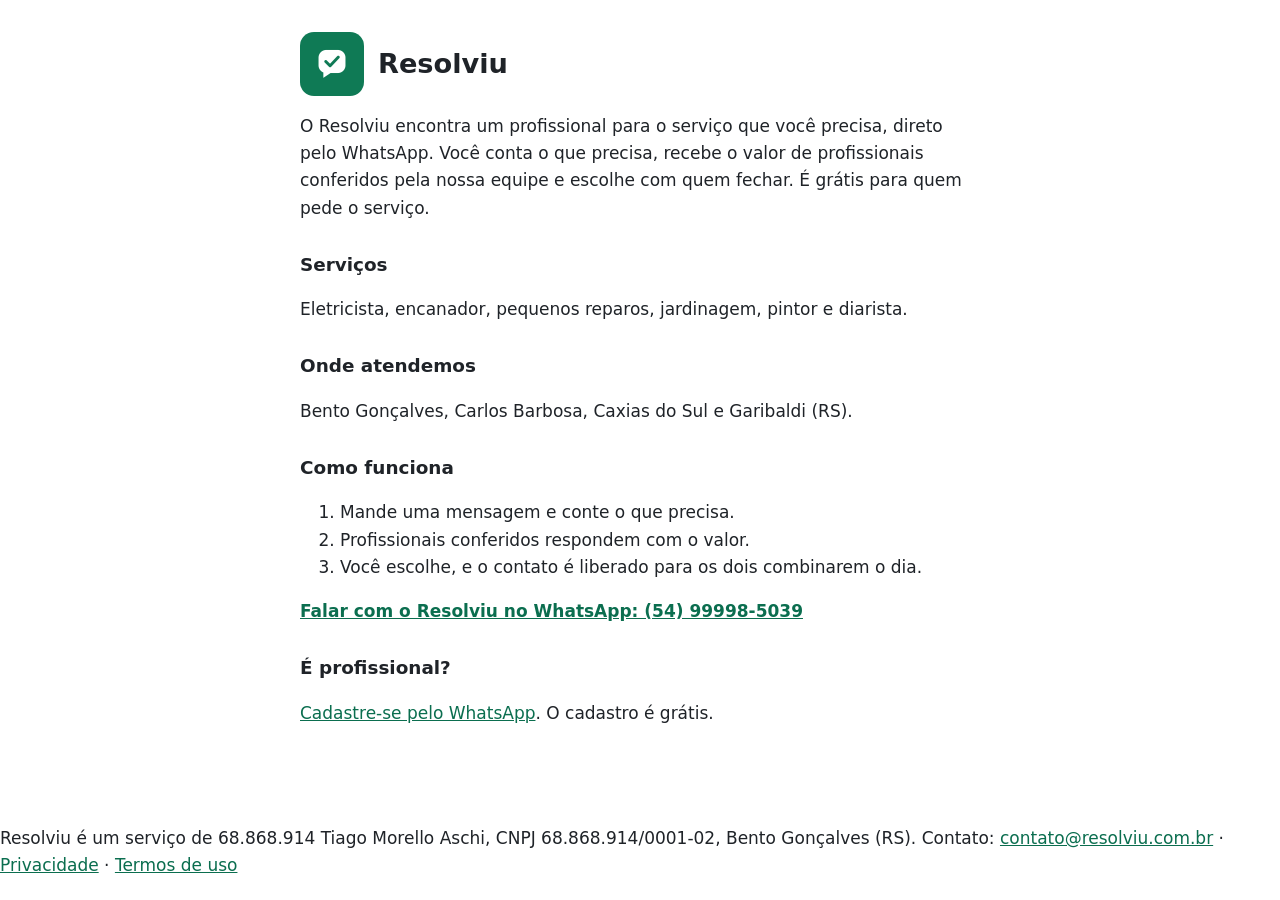
<file: index.html>
<!DOCTYPE html>
<html lang="pt-BR">
<head>
<meta charset="utf-8">
<meta name="facebook-domain-verification" content="z9nhoavrd8pehvuyetz274sdusvw2q" />
<meta name="viewport" content="width=device-width, initial-scale=1">
<title>Resolviu</title>
<meta name="description" content="Resolviu: encontre um profissional conferido para o serviço que você precisa, pelo WhatsApp. Serra Gaúcha.">
<meta property="og:title" content="Resolviu">
<meta property="og:description" content="Encontre um profissional conferido para o serviço que você precisa, pelo WhatsApp. Serra Gaúcha.">
<meta property="og:image" content="https://resolviu.com.br/logo.png">
<meta property="og:url" content="https://resolviu.com.br/">
<link rel="icon" type="image/png" href="favicon.png">
<link rel="apple-touch-icon" href="apple-touch-icon.png">
<link rel="stylesheet" href="legal.css">
</head>
<body>
<main>
<header class="brand"><img src="logo.png" alt="Logo do Resolviu" width="64" height="64"><h1>Resolviu</h1></header>
<p>O Resolviu encontra um profissional para o serviço que você precisa, direto pelo WhatsApp.
Você conta o que precisa, recebe o valor de profissionais conferidos pela nossa equipe e escolhe com quem fechar.
É grátis para quem pede o serviço.</p>

<h2>Serviços</h2>
<p>Eletricista, encanador, pequenos reparos, jardinagem, pintor e diarista.</p>

<h2>Onde atendemos</h2>
<p>Bento Gonçalves, Carlos Barbosa, Caxias do Sul e Garibaldi (RS).</p>

<h2>Como funciona</h2>
<ol>
<li>Mande uma mensagem e conte o que precisa.</li>
<li>Profissionais conferidos respondem com o valor.</li>
<li>Você escolhe, e o contato é liberado para os dois combinarem o dia.</li>
</ol>

<p><a href="https://wa.me/5554999985039?text=Oi!"><strong>Falar com o Resolviu no WhatsApp: (54) 99998-5039</strong></a></p>

<h2>É profissional?</h2>
<p><a href="https://wa.me/5554999985039?text=Quero%20me%20cadastrar%20como%20profissional">Cadastre-se pelo WhatsApp</a>. O cadastro é grátis.</p>
</main>
<footer>
<p>Resolviu é um serviço de 68.868.914 Tiago Morello Aschi, CNPJ 68.868.914/0001-02, Bento Gonçalves (RS).
Contato: <a href="mailto:contato@resolviu.com.br">contato@resolviu.com.br</a> ·
<a href="privacidade.html">Privacidade</a> · <a href="termos.html">Termos de uso</a></p>
</footer>
</body>
</html>
</file>
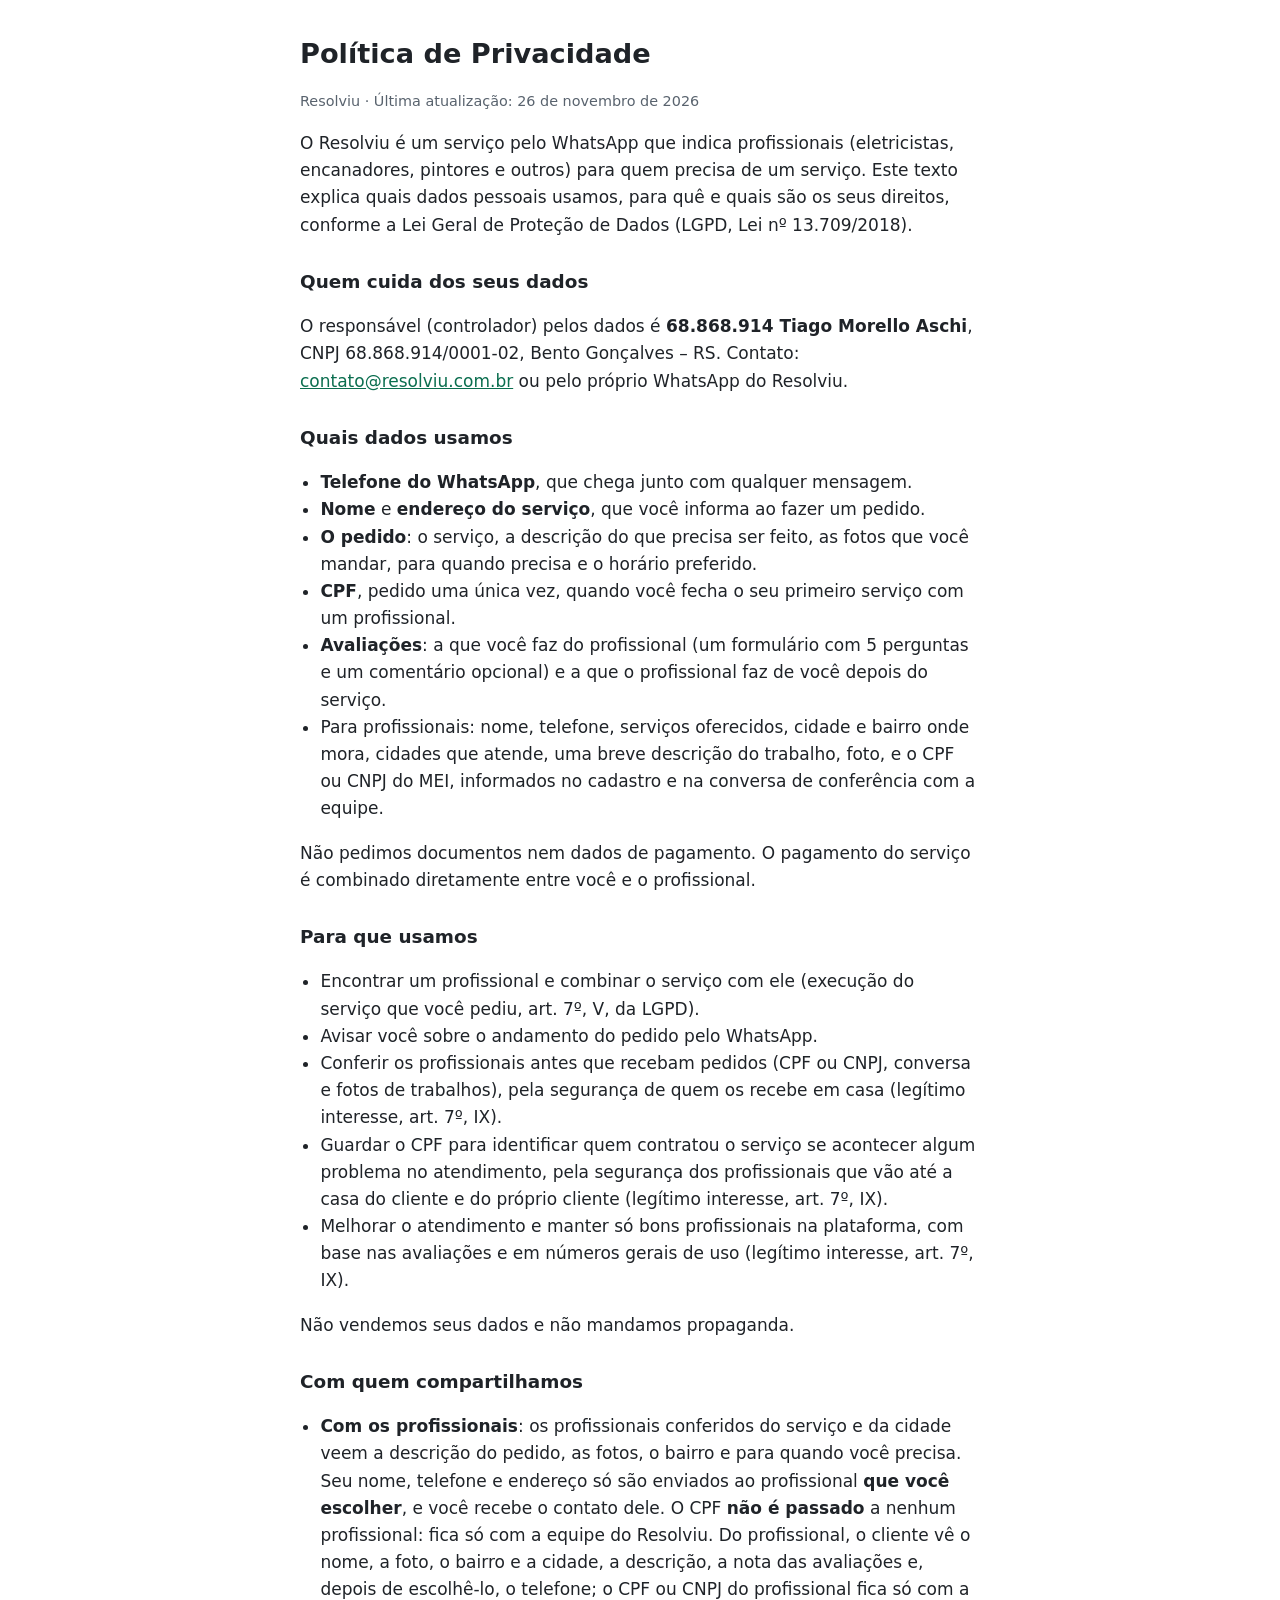
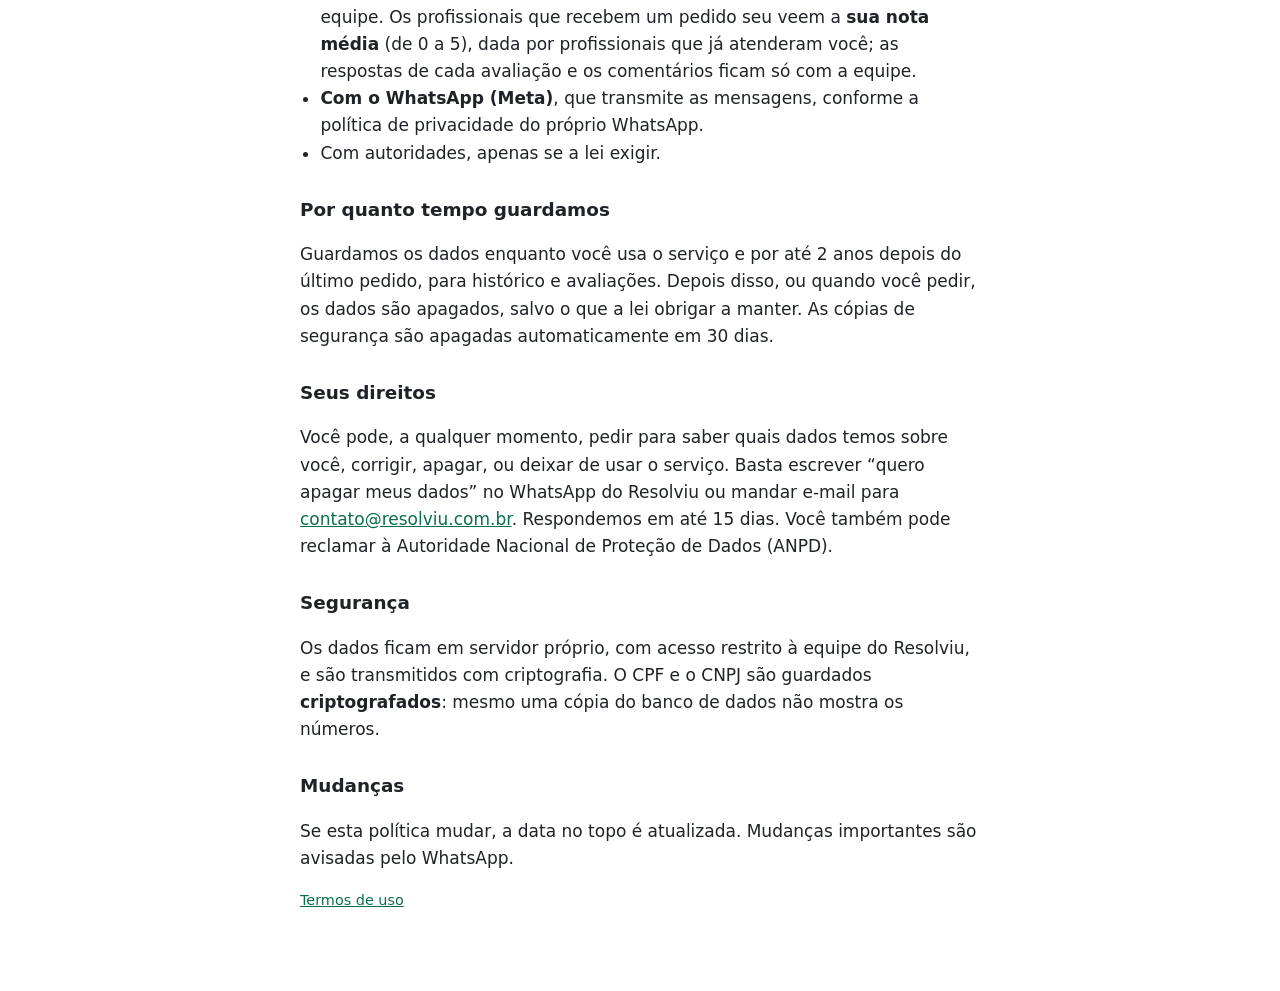
<file: privacidade.html>
<!doctype html>
<html lang="pt-BR">
<head>
<meta charset="utf-8">
<meta name="viewport" content="width=device-width, initial-scale=1">
<title>Política de Privacidade — Resolviu</title>
<link rel="icon" type="image/png" href="favicon.png">
<link rel="apple-touch-icon" href="apple-touch-icon.png">
<link rel="stylesheet" href="legal.css">
</head>
<body>
<main>
<h1>Política de Privacidade</h1>
<p class="meta">Resolviu · Última atualização: 26 de novembro de 2026</p>

<p>O Resolviu é um serviço pelo WhatsApp que indica profissionais (eletricistas, encanadores,
pintores e outros) para quem precisa de um serviço. Este texto explica quais dados pessoais
usamos, para quê e quais são os seus direitos, conforme a Lei Geral de Proteção de Dados
(LGPD, Lei nº 13.709/2018).</p>

<h2>Quem cuida dos seus dados</h2>
<p>O responsável (controlador) pelos dados é <strong>68.868.914 Tiago Morello Aschi</strong>,
CNPJ 68.868.914/0001-02, Bento Gonçalves – RS. Contato:
<a href="mailto:contato@resolviu.com.br">contato@resolviu.com.br</a> ou pelo próprio WhatsApp do Resolviu.</p>

<h2>Quais dados usamos</h2>
<ul>
<li><strong>Telefone do WhatsApp</strong>, que chega junto com qualquer mensagem.</li>
<li><strong>Nome</strong> e <strong>endereço do serviço</strong>, que você informa ao fazer um pedido.</li>
<li><strong>O pedido</strong>: o serviço, a descrição do que precisa ser feito, as fotos que você mandar,
para quando precisa e o horário preferido.</li>
<li><strong>CPF</strong>, pedido uma única vez, quando você fecha o seu primeiro serviço com um profissional.</li>
<li><strong>Avaliações</strong>: a que você faz do profissional (um formulário com 5 perguntas e um comentário opcional) e a que o profissional faz de você depois do serviço.</li>
<li>Para profissionais: nome, telefone, serviços oferecidos, cidade e bairro onde mora, cidades que
atende, uma breve descrição do trabalho, foto, e o CPF ou CNPJ do MEI, informados no cadastro e na
conversa de conferência com a equipe.</li>
</ul>
<p>Não pedimos documentos nem dados de pagamento. O pagamento do serviço é combinado
diretamente entre você e o profissional.</p>

<h2>Para que usamos</h2>
<ul>
<li>Encontrar um profissional e combinar o serviço com ele (execução do serviço que você pediu, art. 7º, V, da LGPD).</li>
<li>Avisar você sobre o andamento do pedido pelo WhatsApp.</li>
<li>Conferir os profissionais antes que recebam pedidos (CPF ou CNPJ, conversa e fotos de
trabalhos), pela segurança de quem os recebe em casa (legítimo interesse, art. 7º, IX).</li>
<li>Guardar o CPF para identificar quem contratou o serviço se acontecer algum problema no
atendimento, pela segurança dos profissionais que vão até a casa do cliente e do próprio
cliente (legítimo interesse, art. 7º, IX).</li>
<li>Melhorar o atendimento e manter só bons profissionais na plataforma, com base nas
avaliações e em números gerais de uso (legítimo interesse, art. 7º, IX).</li>
</ul>
<p>Não vendemos seus dados e não mandamos propaganda.</p>

<h2>Com quem compartilhamos</h2>
<ul>
<li><strong>Com os profissionais</strong>: os profissionais conferidos do serviço e da cidade veem
a descrição do pedido, as fotos, o bairro e para quando você precisa. Seu nome, telefone e endereço
só são enviados ao profissional <strong>que você escolher</strong>, e você recebe o contato dele.
O CPF <strong>não é passado</strong> a nenhum profissional: fica só com a equipe do Resolviu.
Do profissional, o cliente vê o nome, a foto, o bairro e a cidade, a descrição, a nota das avaliações e,
depois de escolhê-lo, o telefone; o CPF ou CNPJ do profissional fica só com a equipe.
Os profissionais que recebem um pedido seu veem a <strong>sua nota média</strong> (de 0 a 5), dada por
profissionais que já atenderam você; as respostas de cada avaliação e os comentários ficam só com a equipe.</li>
<li><strong>Com o WhatsApp (Meta)</strong>, que transmite as mensagens, conforme a política de
privacidade do próprio WhatsApp.</li>
<li>Com autoridades, apenas se a lei exigir.</li>
</ul>

<h2>Por quanto tempo guardamos</h2>
<p>Guardamos os dados enquanto você usa o serviço e por até 2 anos depois do último pedido,
para histórico e avaliações. Depois disso, ou quando você pedir, os dados são apagados, salvo
o que a lei obrigar a manter. As cópias de segurança são apagadas automaticamente em 30 dias.</p>

<h2>Seus direitos</h2>
<p>Você pode, a qualquer momento, pedir para saber quais dados temos sobre você, corrigir,
apagar, ou deixar de usar o serviço. Basta escrever “quero apagar meus dados” no WhatsApp do
Resolviu ou mandar e-mail para <a href="mailto:contato@resolviu.com.br">contato@resolviu.com.br</a>.
Respondemos em até 15 dias. Você também pode reclamar à Autoridade Nacional de Proteção de
Dados (ANPD).</p>

<h2>Segurança</h2>
<p>Os dados ficam em servidor próprio, com acesso restrito à equipe do Resolviu, e são
transmitidos com criptografia. O CPF e o CNPJ são guardados <strong>criptografados</strong>: mesmo uma
cópia do banco de dados não mostra os números.</p>

<h2>Mudanças</h2>
<p>Se esta política mudar, a data no topo é atualizada. Mudanças importantes são avisadas pelo WhatsApp.</p>

<p class="meta"><a href="/termos">Termos de uso</a></p>
</main>
</body>
</html>
</file>
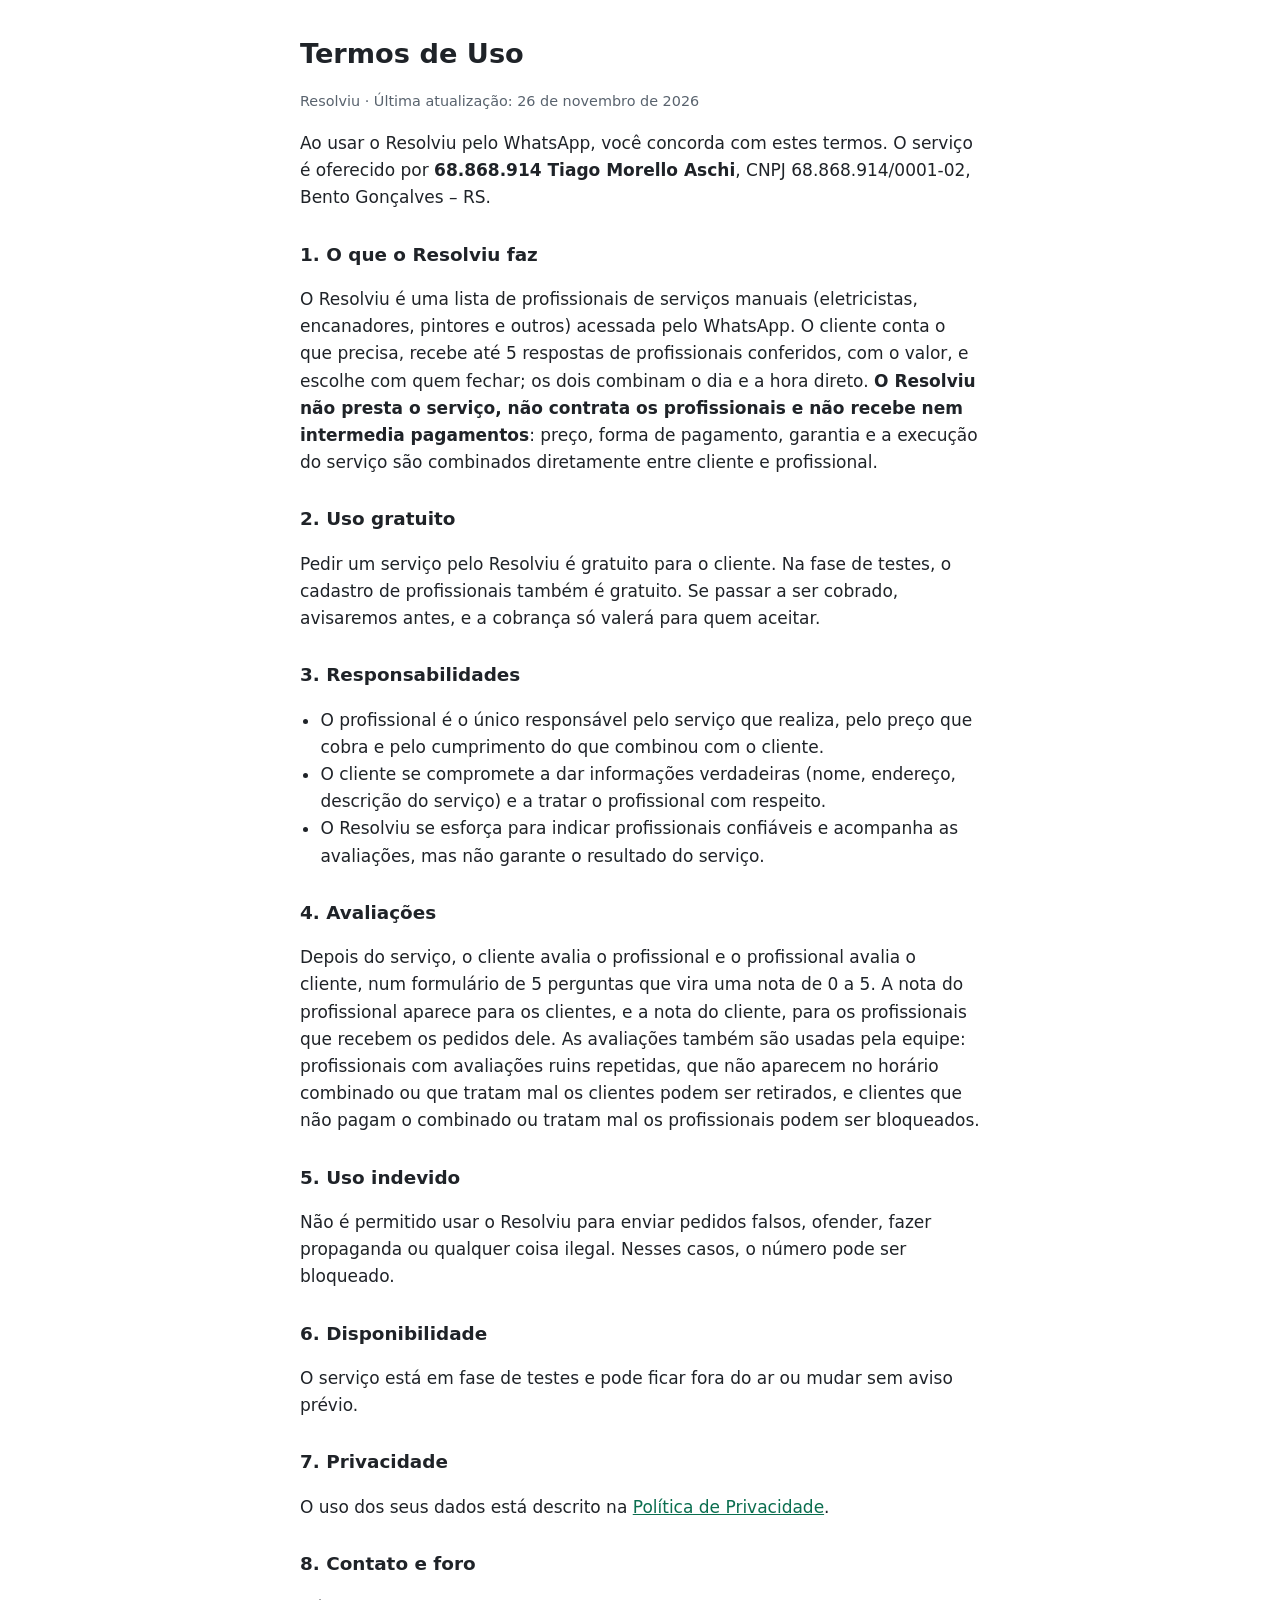
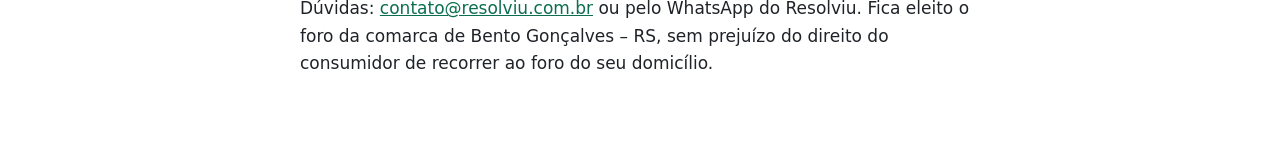
<file: termos.html>
<!doctype html>
<html lang="pt-BR">
<head>
<meta charset="utf-8">
<meta name="viewport" content="width=device-width, initial-scale=1">
<title>Termos de Uso — Resolviu</title>
<link rel="icon" type="image/png" href="favicon.png">
<link rel="apple-touch-icon" href="apple-touch-icon.png">
<link rel="stylesheet" href="legal.css">
</head>
<body>
<main>
<h1>Termos de Uso</h1>
<p class="meta">Resolviu · Última atualização: 26 de novembro de 2026</p>

<p>Ao usar o Resolviu pelo WhatsApp, você concorda com estes termos. O serviço é oferecido por
<strong>68.868.914 Tiago Morello Aschi</strong>, CNPJ 68.868.914/0001-02, Bento Gonçalves – RS.</p>

<h2>1. O que o Resolviu faz</h2>
<p>O Resolviu é uma lista de profissionais de serviços manuais (eletricistas, encanadores,
pintores e outros) acessada pelo WhatsApp. O cliente conta o que precisa, recebe até 5 respostas
de profissionais conferidos, com o valor, e escolhe com quem fechar; os dois combinam o dia e a hora direto. <strong>O Resolviu não presta o serviço, não contrata os profissionais e não
recebe nem intermedia pagamentos</strong>: preço, forma de pagamento, garantia e a execução do
serviço são combinados diretamente entre cliente e profissional.</p>

<h2>2. Uso gratuito</h2>
<p>Pedir um serviço pelo Resolviu é gratuito para o cliente. Na fase de testes, o cadastro de
profissionais também é gratuito. Se passar a ser cobrado, avisaremos antes, e a cobrança só valerá
para quem aceitar.</p>

<h2>3. Responsabilidades</h2>
<ul>
<li>O profissional é o único responsável pelo serviço que realiza, pelo preço que cobra e pelo
cumprimento do que combinou com o cliente.</li>
<li>O cliente se compromete a dar informações verdadeiras (nome, endereço, descrição do serviço)
e a tratar o profissional com respeito.</li>
<li>O Resolviu se esforça para indicar profissionais confiáveis e acompanha as avaliações, mas
não garante o resultado do serviço.</li>
</ul>

<h2>4. Avaliações</h2>
<p>Depois do serviço, o cliente avalia o profissional e o profissional avalia o cliente, num
formulário de 5 perguntas que vira uma nota de 0 a 5. A nota do profissional aparece para os
clientes, e a nota do cliente, para os profissionais que recebem os pedidos dele. As avaliações
também são usadas pela equipe: profissionais com avaliações ruins repetidas, que não aparecem no
horário combinado ou que tratam mal os clientes podem ser retirados, e clientes que não pagam o
combinado ou tratam mal os profissionais podem ser bloqueados.</p>

<h2>5. Uso indevido</h2>
<p>Não é permitido usar o Resolviu para enviar pedidos falsos, ofender, fazer propaganda ou
qualquer coisa ilegal. Nesses casos, o número pode ser bloqueado.</p>

<h2>6. Disponibilidade</h2>
<p>O serviço está em fase de testes e pode ficar fora do ar ou mudar sem aviso prévio.</p>

<h2>7. Privacidade</h2>
<p>O uso dos seus dados está descrito na <a href="/privacidade">Política de Privacidade</a>.</p>

<h2>8. Contato e foro</h2>
<p>Dúvidas: <a href="mailto:contato@resolviu.com.br">contato@resolviu.com.br</a> ou pelo WhatsApp do Resolviu.
Fica eleito o foro da comarca de Bento Gonçalves – RS, sem prejuízo do direito do consumidor de
recorrer ao foro do seu domicílio.</p>
</main>
</body>
</html>
</file>
<file: legal.css>
:root { --bg: #ffffff; --fg: #1f2328; --muted: #59636e; --link: #0b6e4f; }
@media (prefers-color-scheme: dark) {
  :root { --bg: #111418; --fg: #e6e8eb; --muted: #9aa4ae; --link: #4cc39a; }
}
body { margin: 0; background: var(--bg); color: var(--fg); font: 17px/1.6 system-ui, -apple-system, "Segoe UI", sans-serif; }
main { max-width: 680px; margin: 0 auto; padding: 32px 16px 64px; }
h1 { font-size: 1.7rem; margin: 0 0 4px; }
h2 { font-size: 1.15rem; margin: 28px 0 8px; }
.meta { color: var(--muted); font-size: 0.9rem; }
a { color: var(--link); }
ul { padding-left: 1.2em; }
.brand { display: flex; align-items: center; gap: 14px; margin-bottom: 8px; }
.brand img { border-radius: 14px; }
.brand h1 { margin: 0; }
</file>
